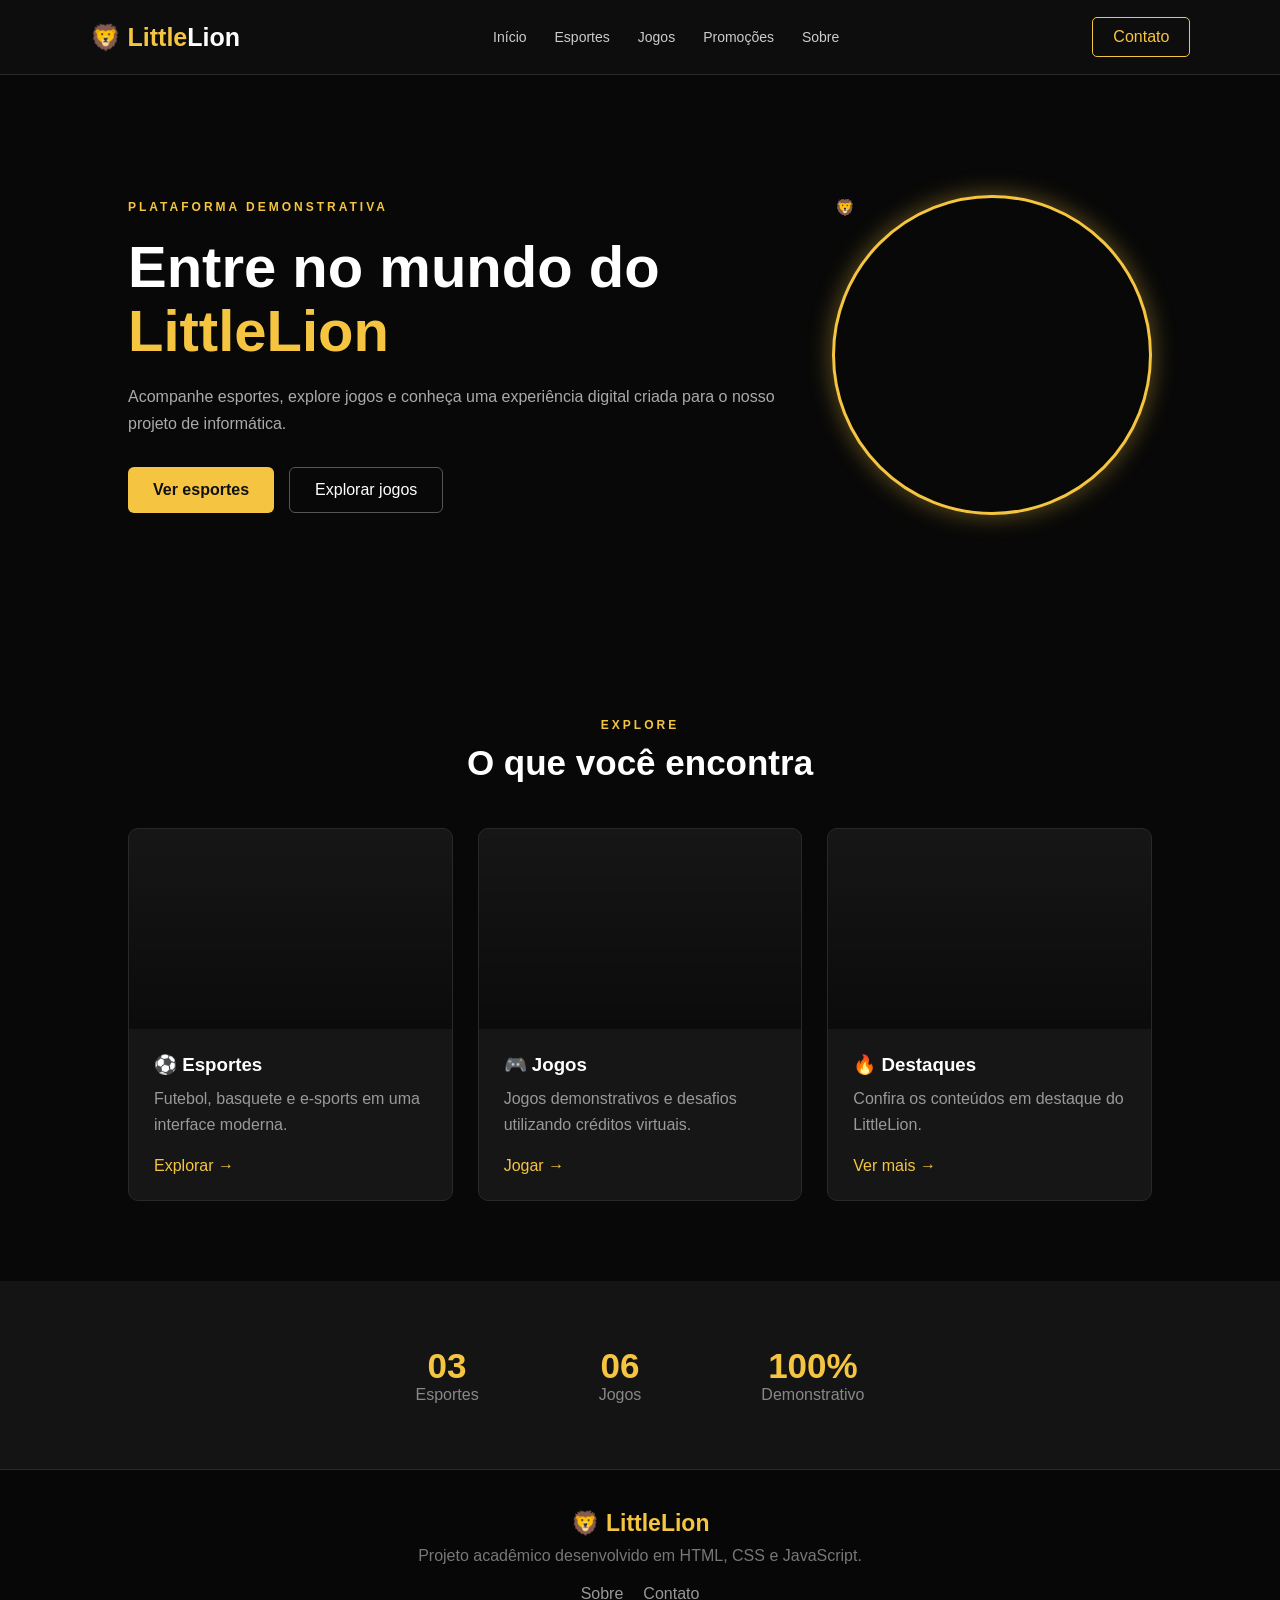
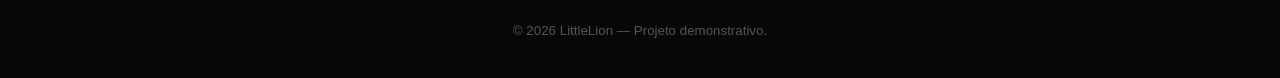
<file: index.html>
<!DOCTYPE html>
<html lang="pt-br">
<head>
    <meta charset="UTF-8">
    <meta name="viewport" content="width=device-width, initial-scale=1.0">

    <title>LittleLion</title>

    <link rel="stylesheet" href="css/style.css">
</head>

<body>

<header class="header">

    <a href="index.html" class="logo">
        🦁 <span>Little</span>Lion
    </a>

    <nav class="menu">
        <a href="index.html">Início</a>
        <a href="esportes.html">Esportes</a>
        <a href="jogos.html">Jogos</a>
        <a href="promocoes.html">Promoções</a>
        <a href="sobre.html">Sobre</a>
    </nav>

    <a href="contato.html" class="btn-outline">Contato</a>

</header>


<section class="hero">

    <div class="hero-content">

        <span class="tag">PLATAFORMA DEMONSTRATIVA</span>

        <h1>
            Entre no mundo do
            <strong>LittleLion</strong>
        </h1>

        <p>
            Acompanhe esportes, explore jogos e conheça
            uma experiência digital criada para o nosso
            projeto de informática.
        </p>

        <div class="hero-buttons">

            <a href="esportes.html" class="btn-main">
                Ver esportes
            </a>

            <a href="jogos.html" class="btn-secondary">
                Explorar jogos
            </a>

        </div>

    </div>

    <div class="hero-lion">
        🦁
    </div>

</section>


<section class="section">

    <div class="section-title">

        <span>EXPLORE</span>

        <h2>O que você encontra</h2>

    </div>


    <div class="grid-3">

        <a href="esportes.html" class="feature-card">

            <div class="feature-image futebol-img"></div>

            <div class="feature-info">

                <h3>⚽ Esportes</h3>

                <p>
                    Futebol, basquete e e-sports
                    em uma interface moderna.
                </p>

                <span>Explorar →</span>

            </div>

        </a>


        <a href="jogos.html" class="feature-card">

            <div class="feature-image jogos-img"></div>

            <div class="feature-info">

                <h3>🎮 Jogos</h3>

                <p>
                    Jogos demonstrativos e desafios
                    utilizando créditos virtuais.
                </p>

                <span>Jogar →</span>

            </div>

        </a>


        <a href="promocoes.html" class="feature-card">

            <div class="feature-image promo-img"></div>

            <div class="feature-info">

                <h3>🔥 Destaques</h3>

                <p>
                    Confira os conteúdos em destaque
                    do LittleLion.
                </p>

                <span>Ver mais →</span>

            </div>

        </a>

    </div>

</section>


<section class="dark-section">

    <div class="stats">

        <div>
            <strong>03</strong>
            <span>Esportes</span>
        </div>

        <div>
            <strong>06</strong>
            <span>Jogos</span>
        </div>

        <div>
            <strong>100%</strong>
            <span>Demonstrativo</span>
        </div>

    </div>

</section>


<footer class="footer">

    <div class="footer-logo">
        🦁 LittleLion
    </div>

    <p>
        Projeto acadêmico desenvolvido em HTML, CSS e JavaScript.
    </p>

    <div class="footer-links">
        <a href="sobre.html">Sobre</a>
        <a href="contato.html">Contato</a>
    </div>

    <small>
        © 2026 LittleLion — Projeto demonstrativo.
    </small>

</footer>

</body>
</html>
</file>
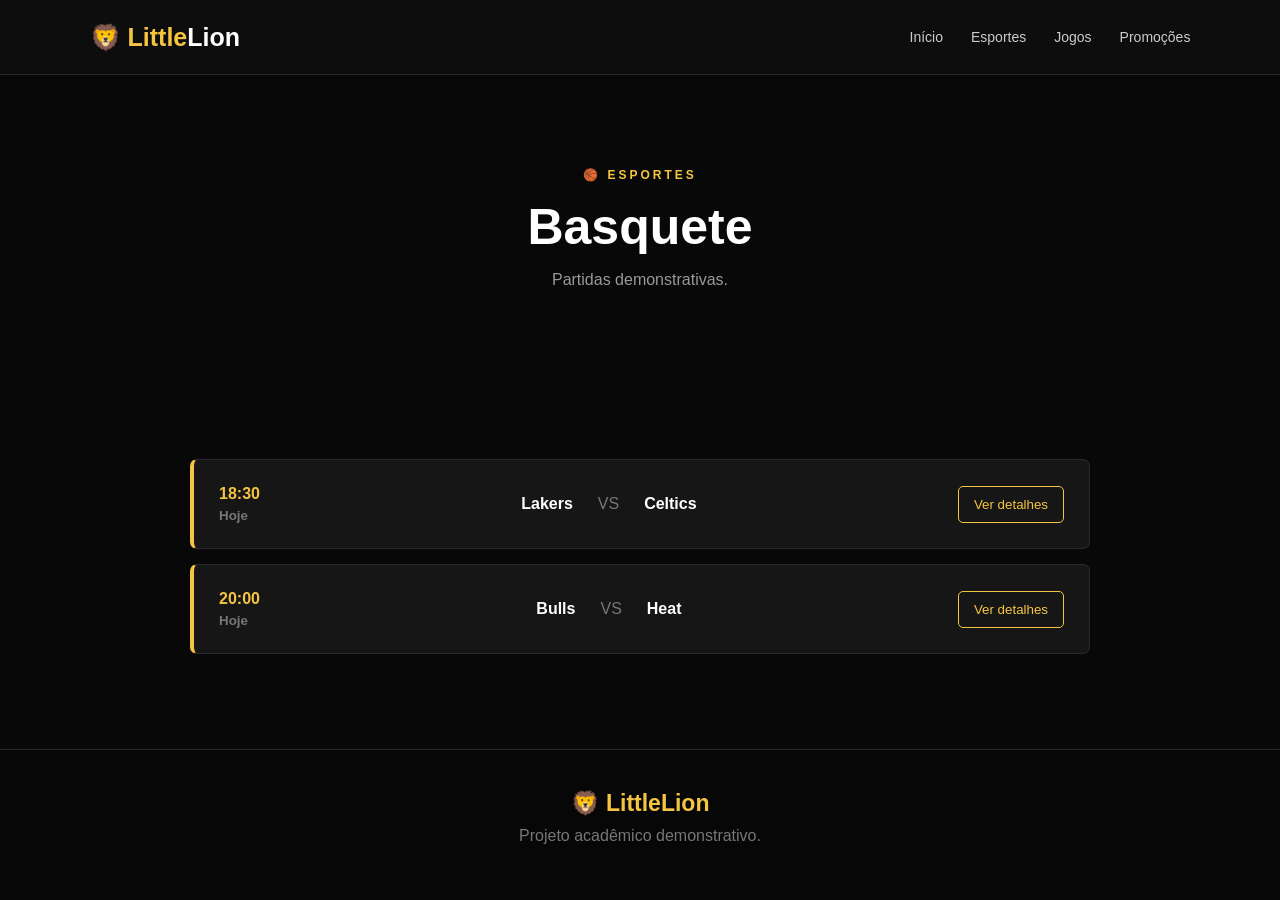
<file: basquete.html>
<!DOCTYPE html>
<html lang="pt-br">

<head>

    <meta charset="UTF-8">
    <meta name="viewport" content="width=device-width, initial-scale=1.0">

    <title>Basquete | LittleLion</title>

    <link rel="stylesheet" href="css/style.css">

</head>

<body>

<header class="header">

    <a href="index.html" class="logo">
        🦁 <span>Little</span>Lion
    </a>

    <nav class="menu">
        <a href="index.html">Início</a>
        <a href="esportes.html">Esportes</a>
        <a href="jogos.html">Jogos</a>
        <a href="promocoes.html">Promoções</a>
    </nav>

</header>


<section class="page-header">

    <span>🏀 ESPORTES</span>

    <h1>Basquete</h1>

    <p>Partidas demonstrativas.</p>

</section>


<section class="section">

    <div class="matches">

        <div class="match">

            <div class="match-time">
                18:30
                <small>Hoje</small>
            </div>

            <div class="teams">

                <strong>Lakers</strong>

                <span>VS</span>

                <strong>Celtics</strong>

            </div>

            <button onclick="mostrarMensagem()">
                Ver detalhes
            </button>

        </div>


        <div class="match">

            <div class="match-time">
                20:00
                <small>Hoje</small>
            </div>

            <div class="teams">

                <strong>Bulls</strong>

                <span>VS</span>

                <strong>Heat</strong>

            </div>

            <button onclick="mostrarMensagem()">
                Ver detalhes
            </button>

        </div>

    </div>

</section>


<footer class="footer">

    <div class="footer-logo">🦁 LittleLion</div>

    <p>Projeto acadêmico demonstrativo.</p>

</footer>

<script src="js/script.js"></script>

</body>
</html>
</file>
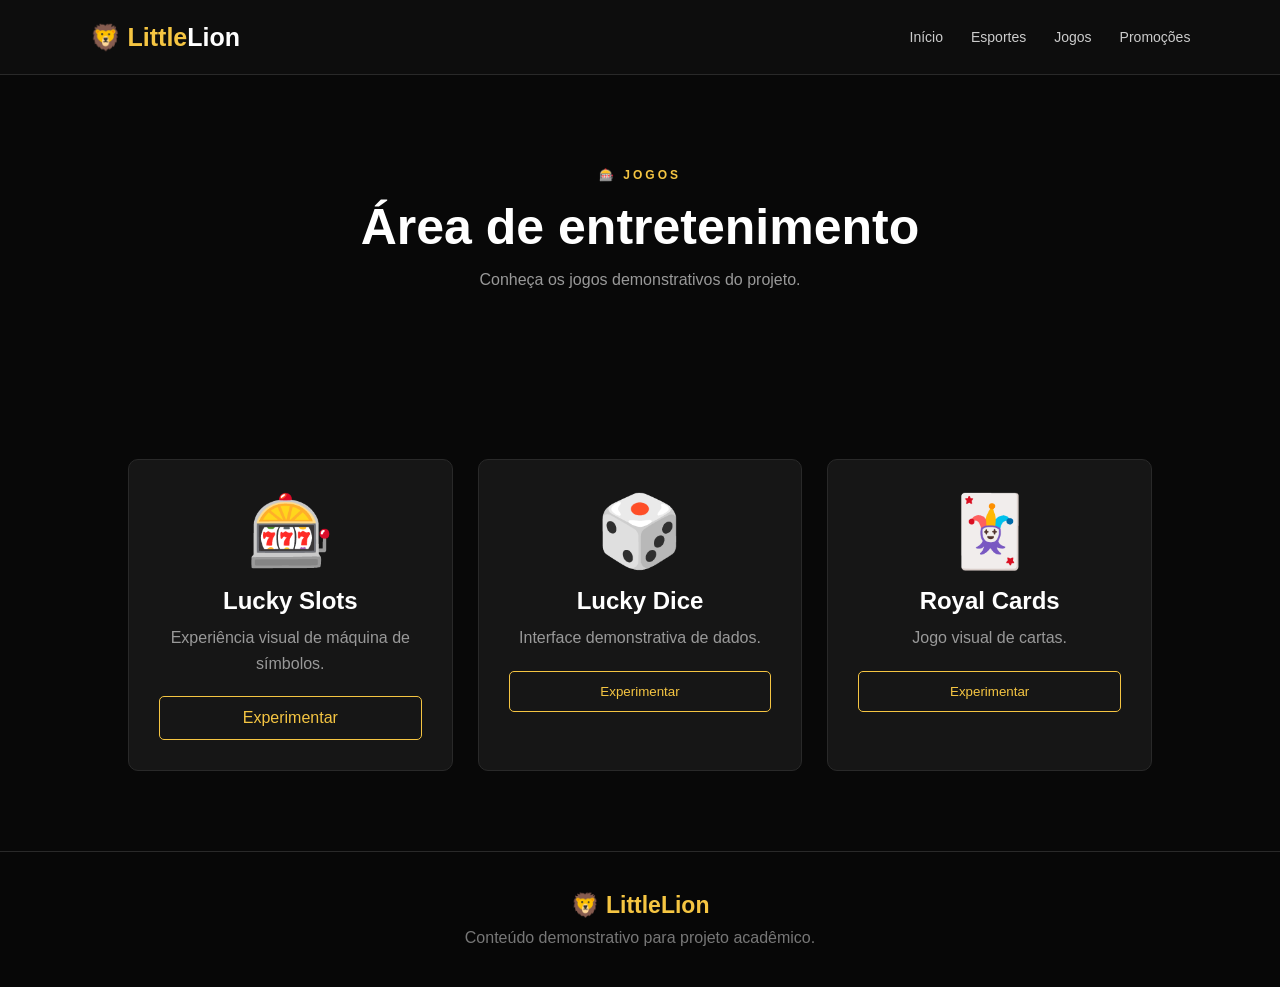
<file: cassino.html>
<!DOCTYPE html>
<html lang="pt-br">

<head>

    <meta charset="UTF-8">
    <meta name="viewport" content="width=device-width, initial-scale=1.0">

    <title>Cassino | LittleLion</title>

    <link rel="stylesheet" href="css/style.css">

</head>

<body>

<header class="header">

    <a href="index.html" class="logo">
        🦁 <span>Little</span>Lion
    </a>

    <nav class="menu">
        <a href="index.html">Início</a>
        <a href="esportes.html">Esportes</a>
        <a href="jogos.html">Jogos</a>
        <a href="promocoes.html">Promoções</a>
    </nav>

</header>


<section class="page-header">

    <span>🎰 JOGOS</span>

    <h1>Área de entretenimento</h1>

    <p>
        Conheça os jogos demonstrativos do projeto.
    </p>

</section>


<section class="section">

    <div class="grid-3">

        <div class="casino-card">

            <div>🎰</div>

            <h2>Lucky Slots</h2>

            <p>
                Experiência visual de máquina de símbolos.
            </p>

            <a href="tigre.html">Experimentar</a>

        </div>


        <div class="casino-card">

            <div>🎲</div>

            <h2>Lucky Dice</h2>

            <p>
                Interface demonstrativa de dados.
            </p>

            <button onclick="mostrarMensagem()">
                Experimentar
            </button>

        </div>


        <div class="casino-card">

            <div>🃏</div>

            <h2>Royal Cards</h2>

            <p>
                Jogo visual de cartas.
            </p>

            <button onclick="mostrarMensagem()">
                Experimentar
            </button>

        </div>

    </div>

</section>


<footer class="footer">

    <div class="footer-logo">🦁 LittleLion</div>

    <p>Conteúdo demonstrativo para projeto acadêmico.</p>

</footer>

<script src="js/script.js"></script>

</body>
</html>
</file>
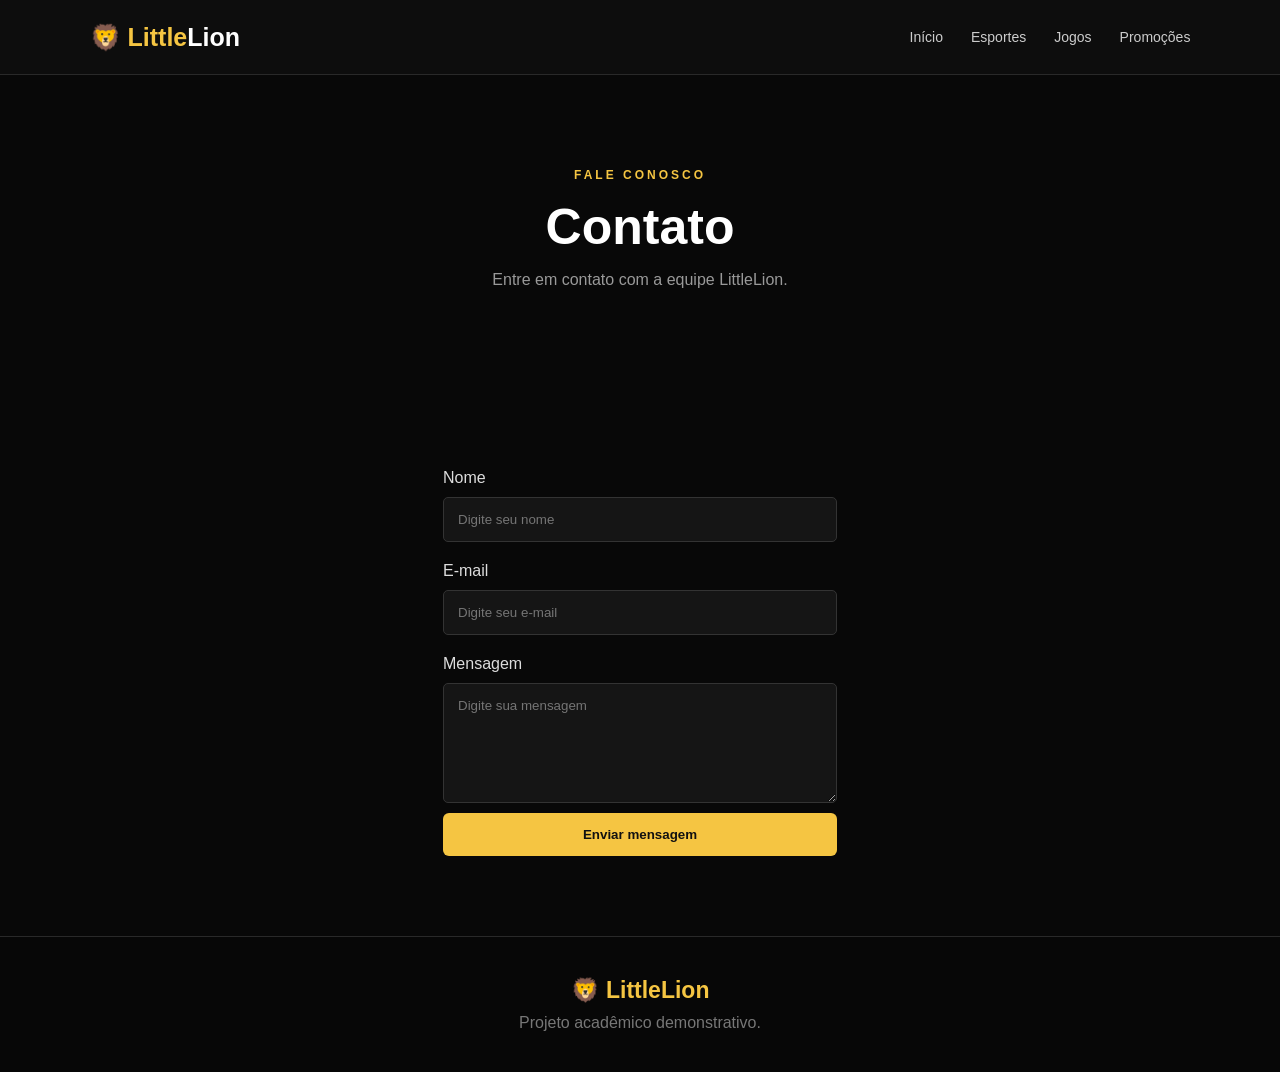
<file: contato.html>
<!DOCTYPE html>
<html lang="pt-br">

<head>

    <meta charset="UTF-8">
    <meta name="viewport" content="width=device-width, initial-scale=1.0">

    <title>Contato | LittleLion</title>

    <link rel="stylesheet" href="css/style.css">

</head>

<body>

<header class="header">

    <a href="index.html" class="logo">
        🦁 <span>Little</span>Lion
    </a>

    <nav class="menu">
        <a href="index.html">Início</a>
        <a href="esportes.html">Esportes</a>
        <a href="jogos.html">Jogos</a>
        <a href="promocoes.html">Promoções</a>
    </nav>

</header>


<section class="page-header">

    <span>FALE CONOSCO</span>

    <h1>Contato</h1>

    <p>
        Entre em contato com a equipe LittleLion.
    </p>

</section>


<section class="contact-section">

    <form onsubmit="enviarFormulario(event)">

        <label>Nome</label>

        <input
            type="text"
            id="nome"
            placeholder="Digite seu nome"
            required
        >


        <label>E-mail</label>

        <input
            type="email"
            placeholder="Digite seu e-mail"
            required
        >


        <label>Mensagem</label>

        <textarea
            rows="6"
            placeholder="Digite sua mensagem"
            required
        ></textarea>


        <button type="submit" class="btn-main">
            Enviar mensagem
        </button>

    </form>

</section>


<footer class="footer">

    <div class="footer-logo">🦁 LittleLion</div>

    <p>Projeto acadêmico demonstrativo.</p>

</footer>


<script src="js/script.js"></script>

</body>
</html>
</file>
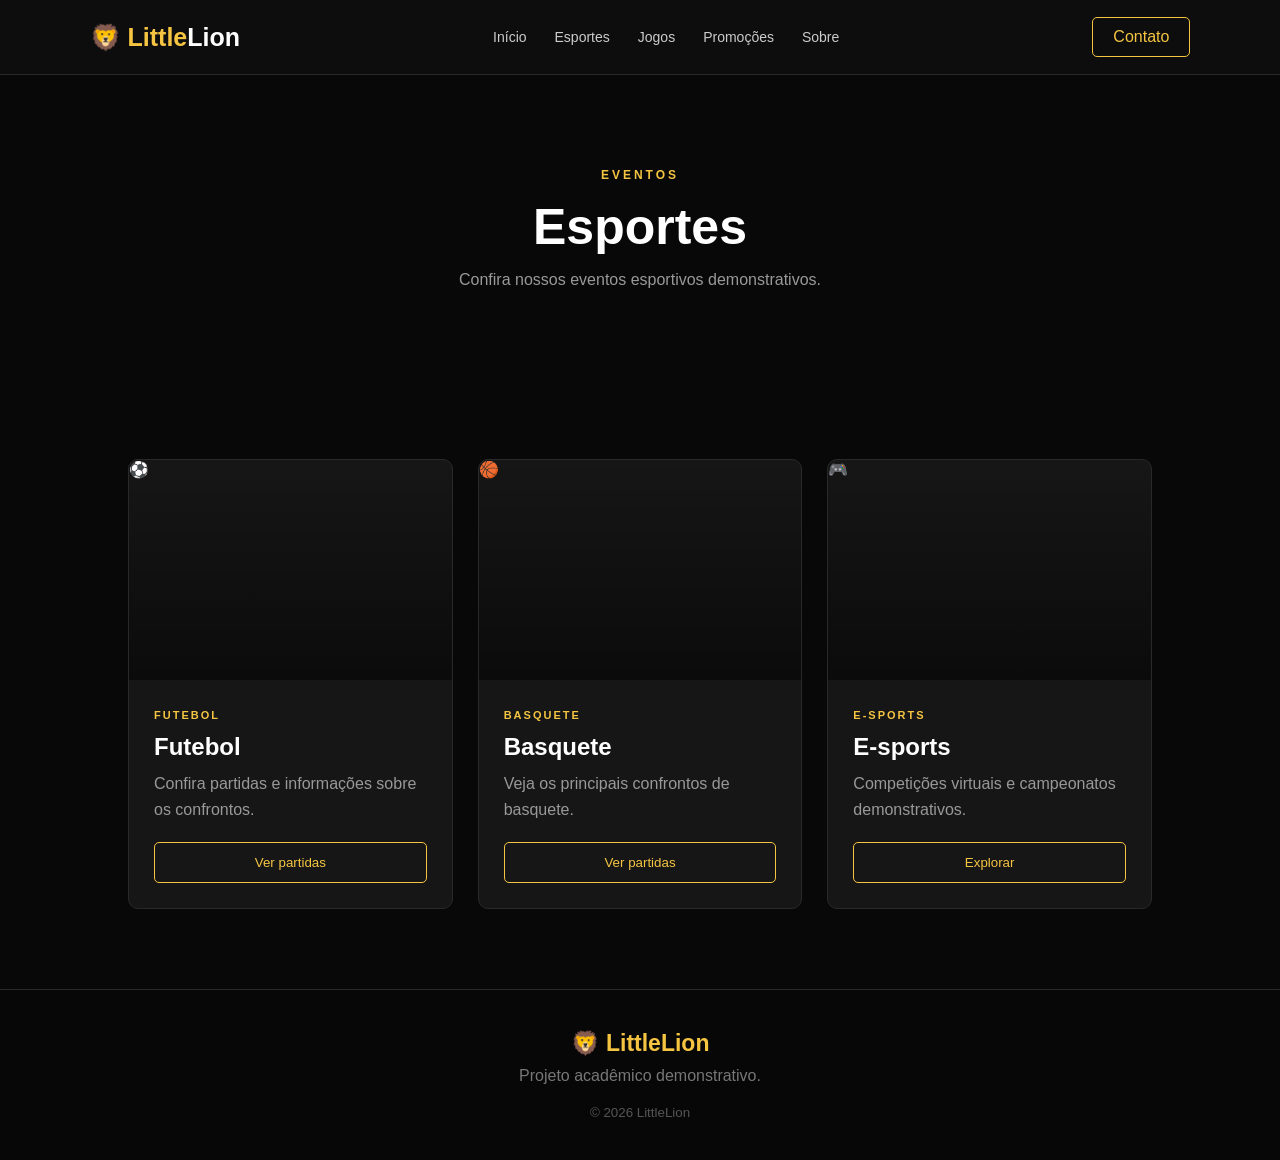
<file: esportes.html>
<!DOCTYPE html>
<html lang="pt-br">
<head>
    <meta charset="UTF-8">
    <meta name="viewport" content="width=device-width, initial-scale=1.0">

    <title>Esportes | LittleLion</title>

    <link rel="stylesheet" href="css/style.css">
</head>

<body>

<header class="header">

    <a href="index.html" class="logo">
        🦁 <span>Little</span>Lion
    </a>

    <nav class="menu">
        <a href="index.html">Início</a>
        <a href="esportes.html">Esportes</a>
        <a href="jogos.html">Jogos</a>
        <a href="promocoes.html">Promoções</a>
        <a href="sobre.html">Sobre</a>
    </nav>

    <a href="contato.html" class="btn-outline">Contato</a>

</header>


<section class="page-header">

    <span>EVENTOS</span>

    <h1>Esportes</h1>

    <p>
        Confira nossos eventos esportivos demonstrativos.
    </p>

</section>


<section class="section">

    <div class="grid-3">

        <a href="futebol.html" class="sport-card">

            <div class="sport-image futebol-img">
                ⚽
            </div>

            <div class="sport-content">

                <span>FUTEBOL</span>

                <h2>Futebol</h2>

                <p>
                    Confira partidas e informações
                    sobre os confrontos.
                </p>

                <button>Ver partidas</button>

            </div>

        </a>


        <a href="basquete.html" class="sport-card">

            <div class="sport-image basquete-img">
                🏀
            </div>

            <div class="sport-content">

                <span>BASQUETE</span>

                <h2>Basquete</h2>

                <p>
                    Veja os principais confrontos
                    de basquete.
                </p>

                <button>Ver partidas</button>

            </div>

        </a>


        <a href="jogos.html" class="sport-card">

            <div class="sport-image esports-img">
                🎮
            </div>

            <div class="sport-content">

                <span>E-SPORTS</span>

                <h2>E-sports</h2>

                <p>
                    Competições virtuais e campeonatos
                    demonstrativos.
                </p>

                <button>Explorar</button>

            </div>

        </a>

    </div>

</section>


<footer class="footer">

    <div class="footer-logo">🦁 LittleLion</div>

    <p>Projeto acadêmico demonstrativo.</p>

    <small>© 2026 LittleLion</small>

</footer>

</body>
</html>
</file>
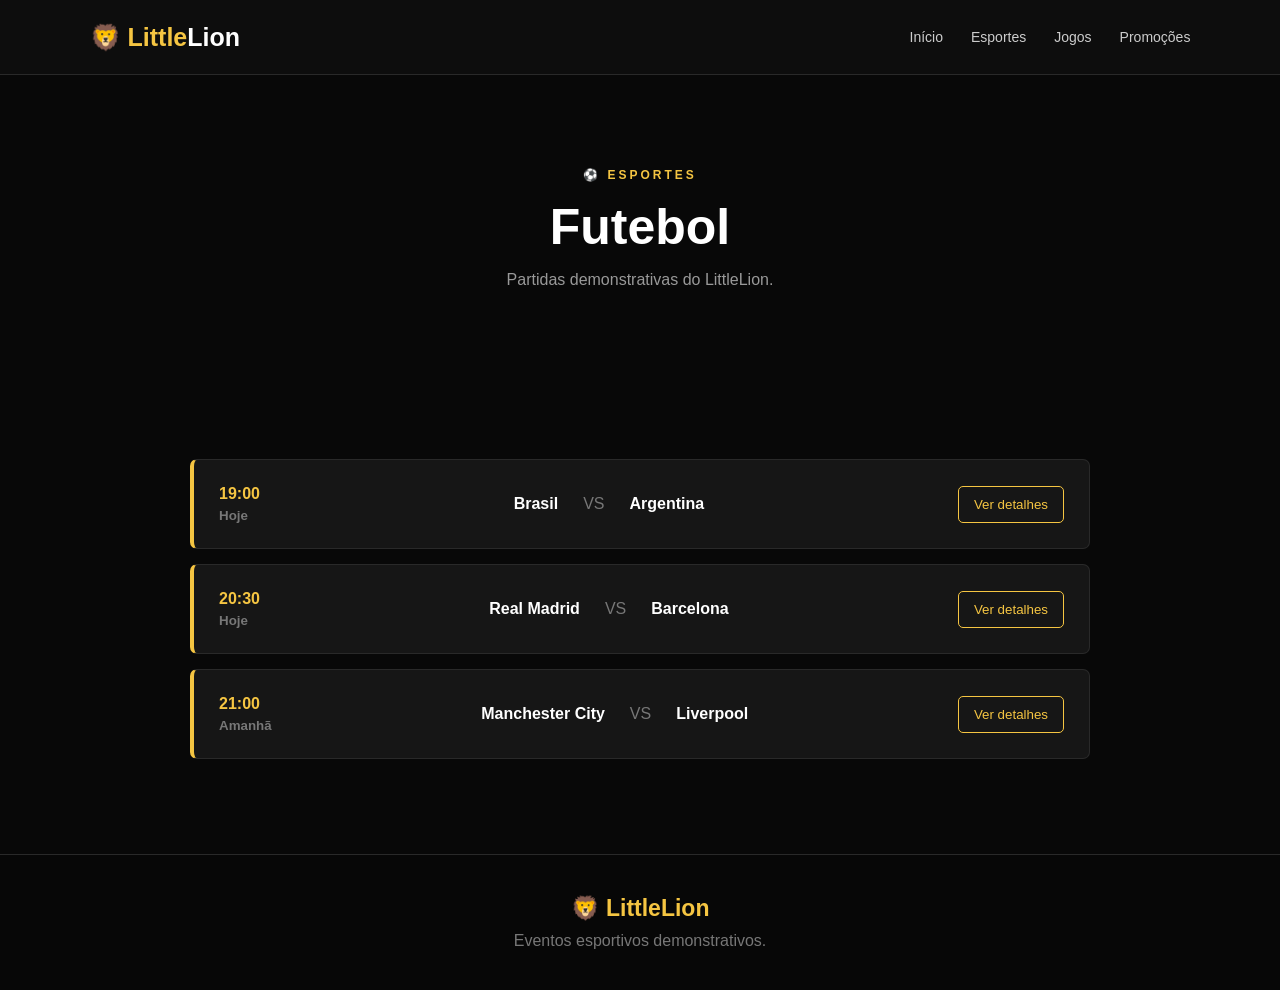
<file: futebol.html>
<!DOCTYPE html>
<html lang="pt-br">

<head>

    <meta charset="UTF-8">
    <meta name="viewport" content="width=device-width, initial-scale=1.0">

    <title>Futebol | LittleLion</title>

    <link rel="stylesheet" href="css/style.css">

</head>

<body>

<header class="header">

    <a href="index.html" class="logo">
        🦁 <span>Little</span>Lion
    </a>

    <nav class="menu">
        <a href="index.html">Início</a>
        <a href="esportes.html">Esportes</a>
        <a href="jogos.html">Jogos</a>
        <a href="promocoes.html">Promoções</a>
    </nav>

</header>


<section class="page-header">

    <span>⚽ ESPORTES</span>

    <h1>Futebol</h1>

    <p>
        Partidas demonstrativas do LittleLion.
    </p>

</section>


<section class="section">

    <div class="matches">

        <div class="match">

            <div class="match-time">
                19:00
                <small>Hoje</small>
            </div>

            <div class="teams">

                <strong>Brasil</strong>

                <span>VS</span>

                <strong>Argentina</strong>

            </div>

            <button onclick="mostrarMensagem()">
                Ver detalhes
            </button>

        </div>


        <div class="match">

            <div class="match-time">
                20:30
                <small>Hoje</small>
            </div>

            <div class="teams">

                <strong>Real Madrid</strong>

                <span>VS</span>

                <strong>Barcelona</strong>

            </div>

            <button onclick="mostrarMensagem()">
                Ver detalhes
            </button>

        </div>


        <div class="match">

            <div class="match-time">
                21:00
                <small>Amanhã</small>
            </div>

            <div class="teams">

                <strong>Manchester City</strong>

                <span>VS</span>

                <strong>Liverpool</strong>

            </div>

            <button onclick="mostrarMensagem()">
                Ver detalhes
            </button>

        </div>

    </div>

</section>


<footer class="footer">

    <div class="footer-logo">🦁 LittleLion</div>

    <p>Eventos esportivos demonstrativos.</p>

</footer>

<script src="js/script.js"></script>

</body>
</html>
</file>
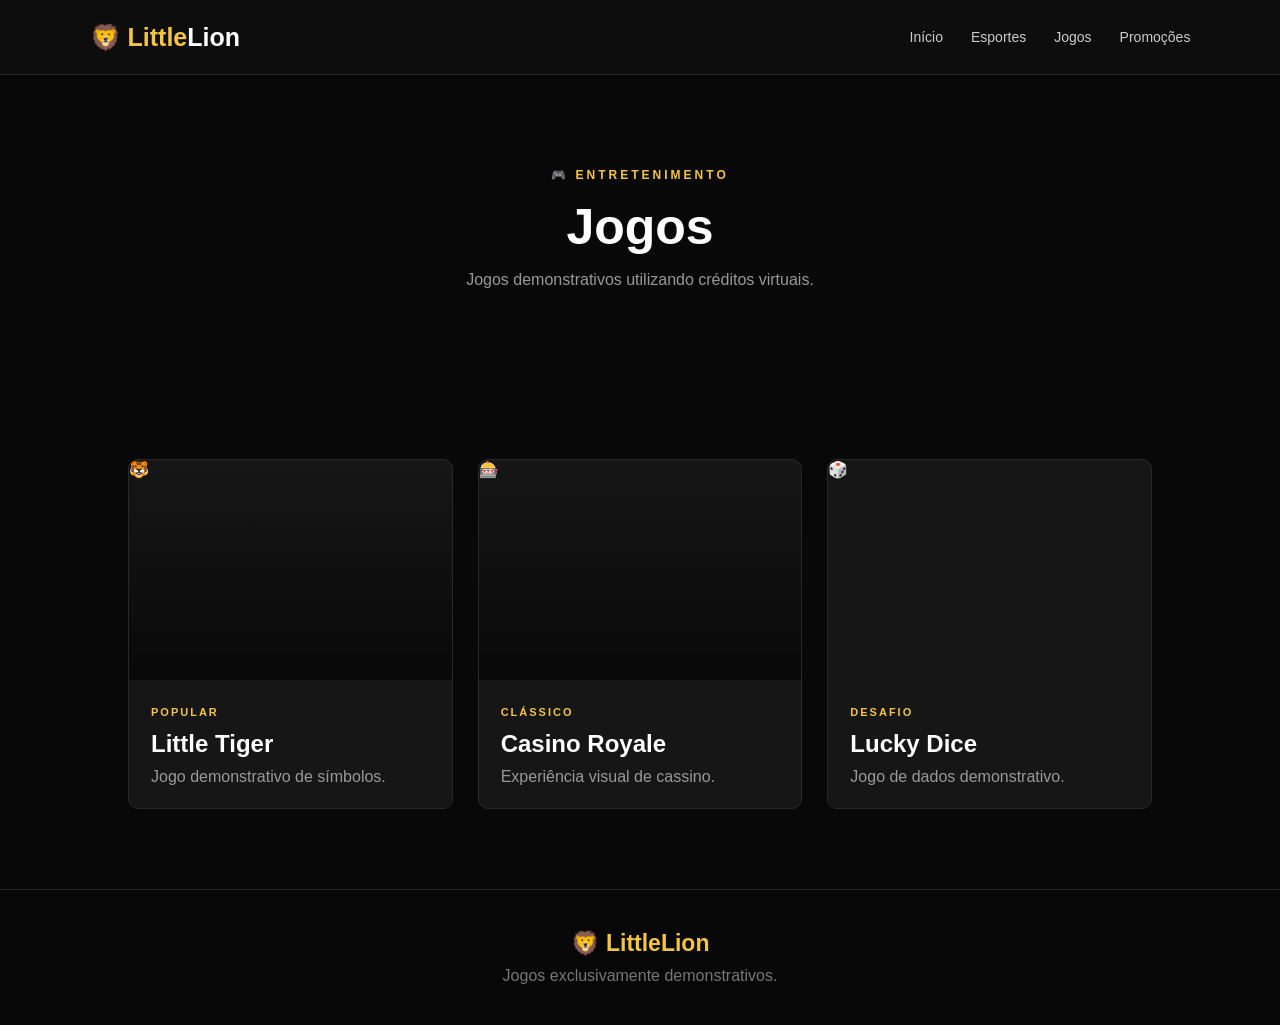
<file: jogos.html>
<!DOCTYPE html>
<html lang="pt-br">

<head>

    <meta charset="UTF-8">
    <meta name="viewport" content="width=device-width, initial-scale=1.0">

    <title>Jogos | LittleLion</title>

    <link rel="stylesheet" href="css/style.css">

</head>

<body>

<header class="header">

    <a href="index.html" class="logo">
        🦁 <span>Little</span>Lion
    </a>

    <nav class="menu">
        <a href="index.html">Início</a>
        <a href="esportes.html">Esportes</a>
        <a href="jogos.html">Jogos</a>
        <a href="promocoes.html">Promoções</a>
    </nav>

</header>


<section class="page-header">

    <span>🎮 ENTRETENIMENTO</span>

    <h1>Jogos</h1>

    <p>
        Jogos demonstrativos utilizando créditos virtuais.
    </p>

</section>


<section class="section">

    <div class="grid-3">

        <a href="tigre.html" class="game-card">

            <div class="game-image tiger-bg">
                🐯
            </div>

            <div>
                <span>POPULAR</span>
                <h2>Little Tiger</h2>
                <p>Jogo demonstrativo de símbolos.</p>
            </div>

        </a>


        <a href="cassino.html" class="game-card">

            <div class="game-image casino-bg">
                🎰
            </div>

            <div>
                <span>CLÁSSICO</span>
                <h2>Casino Royale</h2>
                <p>Experiência visual de cassino.</p>
            </div>

        </a>


        <div class="game-card">

            <div class="game-image">
                🎲
            </div>

            <div>
                <span>DESAFIO</span>
                <h2>Lucky Dice</h2>
                <p>Jogo de dados demonstrativo.</p>
            </div>

        </div>

    </div>

</section>


<footer class="footer">

    <div class="footer-logo">🦁 LittleLion</div>

    <p>Jogos exclusivamente demonstrativos.</p>

</footer>

</body>
</html>
</file>
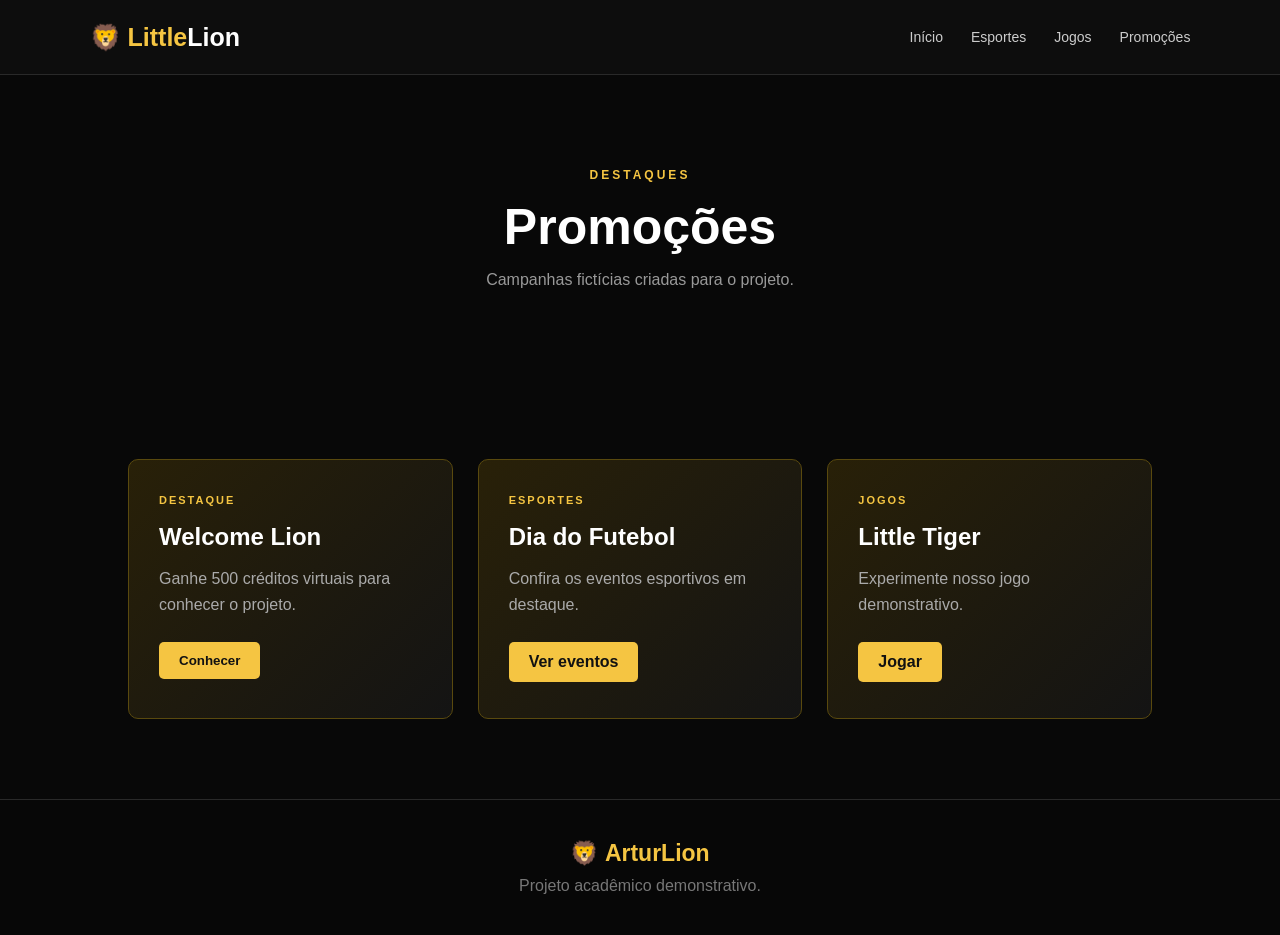
<file: promocoes.html>
<!DOCTYPE html>
<html lang="pt-br">

<head>

    <meta charset="UTF-8">
    <meta name="viewport" content="width=device-width, initial-scale=1.0">

    <title>Promoções | LittleLion</title>

    <link rel="stylesheet" href="css/style.css">

</head>

<body>

<header class="header">

    <a href="index.html" class="logo">
        🦁 <span>Little</span>Lion
    </a>

    <nav class="menu">
        <a href="index.html">Início</a>
        <a href="esportes.html">Esportes</a>
        <a href="jogos.html">Jogos</a>
        <a href="promocoes.html">Promoções</a>
    </nav>

</header>


<section class="page-header">

    <span>DESTAQUES</span>

    <h1>Promoções</h1>

    <p>
        Campanhas fictícias criadas para o projeto.
    </p>

</section>


<section class="section">

    <div class="promo-grid">

        <div class="promo-card">

            <span>DESTAQUE</span>

            <h2>Welcome Lion</h2>

            <p>
                Ganhe 500 créditos virtuais
                para conhecer o projeto.
            </p>

            <button onclick="mostrarMensagem()">
                Conhecer
            </button>

        </div>


        <div class="promo-card">

            <span>ESPORTES</span>

            <h2>Dia do Futebol</h2>

            <p>
                Confira os eventos esportivos
                em destaque.
            </p>

            <a href="futebol.html">
                Ver eventos
            </a>

        </div>


        <div class="promo-card">

            <span>JOGOS</span>

            <h2>Little Tiger</h2>

            <p>
                Experimente nosso jogo
                demonstrativo.
            </p>

            <a href="tigre.html">
                Jogar
            </a>

        </div>

    </div>

</section>


<footer class="footer">

    <div class="footer-logo">🦁 ArturLion</div>

    <p>Projeto acadêmico demonstrativo.</p>

</footer>

<script src="js/script.js"></script>

</body>
</html>
</file>
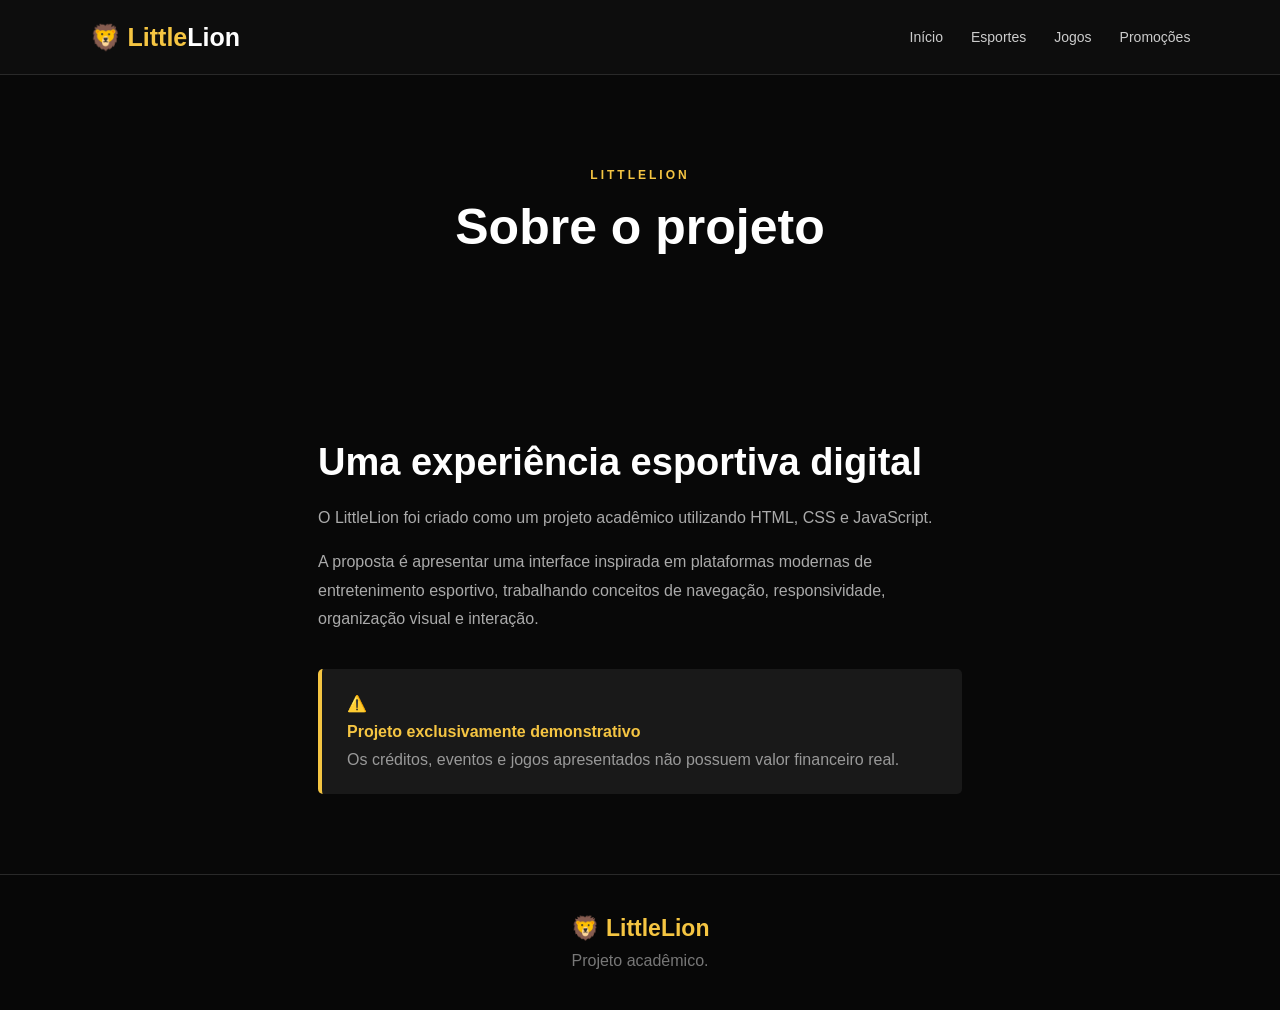
<file: sobre.html>
<!DOCTYPE html>
<html lang="pt-br">

<head>

    <meta charset="UTF-8">
    <meta name="viewport" content="width=device-width, initial-scale=1.0">

    <title>Sobre | LittleLion</title>

    <link rel="stylesheet" href="css/style.css">

</head>

<body>

<header class="header">

    <a href="index.html" class="logo">
        🦁 <span>Little</span>Lion
    </a>

    <nav class="menu">
        <a href="index.html">Início</a>
        <a href="esportes.html">Esportes</a>
        <a href="jogos.html">Jogos</a>
        <a href="promocoes.html">Promoções</a>
    </nav>

</header>


<section class="page-header">

    <span>LITTLELION</span>

    <h1>Sobre o projeto</h1>

</section>


<section class="about-page">

    <h2>Uma experiência esportiva digital</h2>

    <p>
        O LittleLion foi criado como um projeto acadêmico
        utilizando HTML, CSS e JavaScript.
    </p>

    <p>
        A proposta é apresentar uma interface inspirada
        em plataformas modernas de entretenimento esportivo,
        trabalhando conceitos de navegação, responsividade,
        organização visual e interação.
    </p>

    <div class="about-warning">

        ⚠️

        <strong>
            Projeto exclusivamente demonstrativo
        </strong>

        <p>
            Os créditos, eventos e jogos apresentados
            não possuem valor financeiro real.
        </p>

    </div>

</section>


<footer class="footer">

    <div class="footer-logo">🦁 LittleLion</div>

    <p>Projeto acadêmico.</p>

</footer>

</body>
</html>
</file>
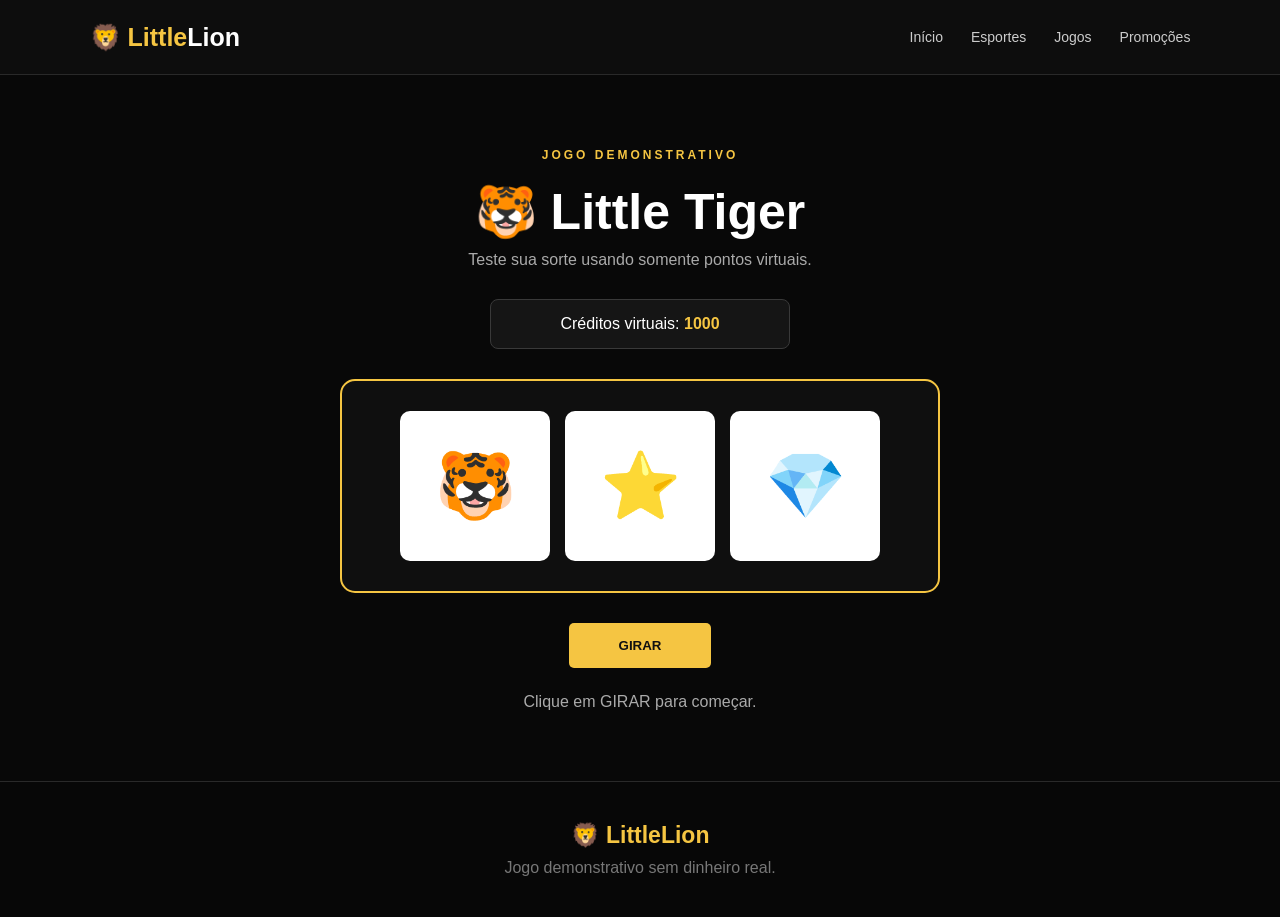
<file: tigre.html>
<!DOCTYPE html>
<html lang="pt-br">

<head>

    <meta charset="UTF-8">
    <meta name="viewport" content="width=device-width, initial-scale=1.0">

    <title>Little Tiger | LittleLion</title>

    <link rel="stylesheet" href="css/style.css">

</head>

<body>

<header class="header">

    <a href="index.html" class="logo">
        🦁 <span>Little</span>Lion
    </a>

    <nav class="menu">
        <a href="index.html">Início</a>
        <a href="esportes.html">Esportes</a>
        <a href="jogos.html">Jogos</a>
        <a href="promocoes.html">Promoções</a>
    </nav>

</header>


<section class="game-page">

    <span>JOGO DEMONSTRATIVO</span>

    <h1>🐯 Little Tiger</h1>

    <p>
        Teste sua sorte usando somente pontos virtuais.
    </p>


    <div class="virtual-balance">

        Créditos virtuais:

        <strong id="pontos">1000</strong>

    </div>


    <div class="slot-machine">

        <div class="slot">🐯</div>
        <div class="slot">⭐</div>
        <div class="slot">💎</div>

    </div>


    <button class="spin-button" onclick="girarTigre()">
        GIRAR
    </button>


    <p id="resultado" class="resultado">
        Clique em GIRAR para começar.
    </p>

</section>


<footer class="footer">

    <div class="footer-logo">🦁 LittleLion</div>

    <p>Jogo demonstrativo sem dinheiro real.</p>

</footer>


<script src="js/script.js"></script>

</body>
</html>
</file>
<file: css/style.css>
* {
    margin: 0;
    padding: 0;
    box-sizing: border-box;
}

html {
    scroll-behavior: smooth;
}

body {
    font-family: Arial, Helvetica, sans-serif;
    background-color: #080808;
    color: #ffffff;
}

a {
    text-decoration: none;
    color: inherit;
}

button {
    font-family: Arial, Helvetica, sans-serif;
    cursor: pointer;
}

/* =========================
   CABEÇALHO
========================= */

.header {
    width: 100%;
    min-height: 75px;
    padding: 0 7%;

    display: flex;
    align-items: center;
    justify-content: space-between;

    background-color: #0d0d0d;
    border-bottom: 1px solid #292929;

    position: sticky;
    top: 0;
    z-index: 1000;
}

.logo {
    font-size: 25px;
    font-weight: bold;
    color: #ffffff;
}

.logo span {
    color: #f5c542;
}

.menu {
    display: flex;
    align-items: center;
    gap: 28px;
}

.menu a {
    color: #cccccc;
    font-size: 14px;
    transition: 0.3s;
}

.menu a:hover {
    color: #f5c542;
}

.btn-outline {
    padding: 10px 20px;

    border: 1px solid #f5c542;
    border-radius: 5px;

    color: #f5c542;
    transition: 0.3s;
}

.btn-outline:hover {
    background-color: #f5c542;
    color: #080808;
}


/* =========================
   BOTÕES
========================= */

.btn-main {
    display: inline-block;

    padding: 14px 25px;

    background-color: #f5c542;
    color: #111111;

    border: none;
    border-radius: 6px;

    font-weight: bold;

    transition: 0.3s;
}

.btn-main:hover {
    background-color: #ffd966;
    transform: translateY(-2px);
}

.btn-secondary {
    display: inline-block;

    padding: 13px 25px;

    border: 1px solid #555555;
    border-radius: 6px;

    color: #ffffff;

    transition: 0.3s;
}

.btn-secondary:hover {
    border-color: #f5c542;
    color: #f5c542;
}


/* =========================
   BANNER PRINCIPAL (IMAGEM DE LEÃO DE FUNDO)
========================= */

.hero {
    min-height: 560px;
    padding: 70px 10%;

    display: flex;
    align-items: center;
    justify-content: space-between;

    background: 
        linear-gradient(90deg, #080808 30%, rgba(8, 8, 8, 0.6) 100%),
        url('https://images.unsplash.com/photo-1534188753412-3e26d0d618d6?q=80&w=1200&auto=format&fit=crop') center/cover no-repeat;
}

.hero-content {
    max-width: 650px;
}

.tag {
    color: #f5c542;

    font-size: 12px;
    font-weight: bold;

    letter-spacing: 3px;
}

.hero h1 {
    margin: 20px 0;

    font-size: 58px;
    line-height: 1.1;
}

.hero h1 strong {
    color: #f5c542;
}

.hero p {
    color: #aaaaaa;
    line-height: 1.7;
}

.hero-buttons {
    display: flex;
    gap: 15px;

    margin-top: 30px;
}

/* Imagem de Leão em Destaque Lateral no Hero */
.hero-lion {
    width: 320px;
    height: 320px;
    border-radius: 50%;
    background: url('https://images.unsplash.com/photo-1546182990-dffeafbe841d?q=80&w=600&auto=format&fit=crop') center/cover no-repeat;
    border: 3px solid #f5c542;
    box-shadow: 0 0 25px rgba(245, 197, 66, 0.4);
}


/* =========================
   SEÇÕES
========================= */

.section {
    padding: 80px 10%;
}

.dark-section {
    padding: 65px 10%;
    background-color: #141414;
}

.section-title {
    text-align: center;
    margin-bottom: 45px;
}

.section-title span {
    color: #f5c542;

    font-size: 12px;
    font-weight: bold;

    letter-spacing: 3px;
}

.section-title h2 {
    margin-top: 10px;

    font-size: 35px;
}


/* =========================
   GRID
========================= */

.grid-3 {
    display: grid;

    grid-template-columns: repeat(3, 1fr);

    gap: 25px;
}


/* =========================
   CARDS PRINCIPAIS
========================= */

.feature-card {
    overflow: hidden;

    background-color: #161616;

    border: 1px solid #292929;
    border-radius: 10px;

    transition: 0.3s;
}

.feature-card:hover {
    transform: translateY(-6px);
    border-color: #f5c542;
}

.feature-image {
    height: 200px;
    background-size: cover;
    background-position: center;
}

.feature-info {
    padding: 25px;
}

.feature-info h3 {
    margin-bottom: 10px;
}

.feature-info p {
    color: #999999;
    line-height: 1.6;
}

.feature-info span {
    display: block;

    margin-top: 20px;

    color: #f5c542;
}


/* =========================
   IMAGENS DE LEÃO PARA OS CARDS
========================= */

.futebol-img {
    background: linear-gradient(0deg, rgba(0,0,0,0.5), transparent),
                url('https://images.unsplash.com/photo-1517849845537-4d257902454a?q=80&w=600&auto=format&fit=crop') center/cover;
}

.basquete-img {
    background: linear-gradient(0deg, rgba(0,0,0,0.5), transparent),
                url('https://images.unsplash.com/photo-1534188753412-3e26d0d618d6?q=80&w=600&auto=format&fit=crop') center/cover;
}

.esports-img {
    background: linear-gradient(0deg, rgba(0,0,0,0.5), transparent),
                url('https://images.unsplash.com/photo-1614027164847-1b28cfe1df60?q=80&w=600&auto=format&fit=crop') center/cover;
}

.jogos-img {
    background: linear-gradient(0deg, rgba(0,0,0,0.5), transparent),
                url('https://images.unsplash.com/photo-1561731216-c3a4d99437d5?q=80&w=600&auto=format&fit=crop') center/cover;
}

.promo-img {
    background: linear-gradient(0deg, rgba(0,0,0,0.5), transparent),
                url('https://images.unsplash.com/photo-1546182990-dffeafbe841d?q=80&w=600&auto=format&fit=crop') center/cover;
}


/* =========================
   CABEÇALHO DAS PÁGINAS
========================= */

.page-header {
    padding: 90px 10%;

    text-align: center;

    background: 
        linear-gradient(0deg, #080808 10%, rgba(8, 8, 8, 0.7) 100%),
        url('https://images.unsplash.com/photo-1517849845537-4d257902454a?q=80&w=1200&auto=format&fit=crop') center/cover no-repeat;
}

.page-header span {
    color: #f5c542;

    font-size: 12px;
    font-weight: bold;

    letter-spacing: 3px;
}

.page-header h1 {
    margin: 15px 0;

    font-size: 50px;
}

.page-header p {
    color: #999999;
}


/* =========================
   CARDS DE ESPORTES
========================= */

.sport-card {
    overflow: hidden;

    background-color: #161616;

    border: 1px solid #292929;
    border-radius: 10px;

    transition: 0.3s;
}

.sport-card:hover {
    transform: translateY(-6px);
    border-color: #f5c542;
}

.sport-image {
    height: 220px;
    background-size: cover;
    background-position: center;
}

.sport-content {
    padding: 25px;
}

.sport-content > span {
    color: #f5c542;

    font-size: 11px;
    font-weight: bold;

    letter-spacing: 2px;
}

.sport-content h2 {
    margin: 10px 0;
}

.sport-content p {
    margin-bottom: 20px;

    color: #999999;
    line-height: 1.6;
}

.sport-content button {
    width: 100%;

    padding: 12px;

    background-color: transparent;

    border: 1px solid #f5c542;
    border-radius: 5px;

    color: #f5c542;
}

.sport-content button:hover {
    background-color: #f5c542;
    color: #111111;
}


/* =========================
   PARTIDAS
========================= */

.matches {
    max-width: 900px;
    margin: auto;
}

.match {
    margin-bottom: 15px;
    padding: 25px;

    display: flex;
    align-items: center;
    justify-content: space-between;

    background-color: #161616;

    border: 1px solid #292929;
    border-left: 4px solid #f5c542;

    border-radius: 7px;
}

.match-time {
    color: #f5c542;
    font-weight: bold;
}

.match-time small {
    display: block;

    margin-top: 5px;

    color: #777777;
}

.teams {
    display: flex;
    align-items: center;

    gap: 25px;
}

.teams span {
    color: #777777;
}

.match button {
    padding: 10px 15px;

    background-color: transparent;

    border: 1px solid #f5c542;
    border-radius: 5px;

    color: #f5c542;
}

.match button:hover {
    background-color: #f5c542;
    color: #111111;
}


/* =========================
   JOGOS
========================= */

.game-card {
    overflow: hidden;

    background-color: #161616;

    border: 1px solid #292929;
    border-radius: 10px;

    transition: 0.3s;
}

.game-card:hover {
    transform: translateY(-6px);
    border-color: #f5c542;
}

.game-image {
    height: 220px;
    background-size: cover;
    background-position: center;
}

.tiger-bg {
    background: linear-gradient(0deg, rgba(0,0,0,0.6), transparent),
                url('https://images.unsplash.com/photo-1561731216-c3a4d99437d5?q=80&w=600&auto=format&fit=crop') center/cover;
}

.casino-bg {
    background: linear-gradient(0deg, rgba(0,0,0,0.6), transparent),
                url('https://images.unsplash.com/photo-1614027164847-1b28cfe1df60?q=80&w=600&auto=format&fit=crop') center/cover;
}

.game-card > div:last-child {
    padding: 22px;
}

.game-card span {
    color: #f5c542;

    font-size: 11px;
    font-weight: bold;

    letter-spacing: 2px;
}

.game-card h2 {
    margin: 10px 0;
}

.game-card p {
    color: #999999;
}


/* =========================
   JOGO DO TIGRE / LEÃO
========================= */

.game-page {
    min-height: 700px;

    padding: 70px 10%;

    text-align: center;

    background: 
        linear-gradient(0deg, #080808 20%, rgba(8, 8, 8, 0.85) 100%),
        url('https://images.unsplash.com/photo-1534188753412-3e26d0d618d6?q=80&w=1200&auto=format&fit=crop') center/cover no-repeat;
}

.game-page > span {
    color: #f5c542;

    font-size: 12px;
    font-weight: bold;

    letter-spacing: 3px;
}

.game-page h1 {
    margin: 20px 0 10px;

    font-size: 50px;
}

.game-page > p {
    color: #aaaaaa;
}

.virtual-balance {
    max-width: 300px;

    margin: 30px auto;
    padding: 15px;

    background-color: #151515;

    border: 1px solid #393939;
    border-radius: 8px;
}

.virtual-balance strong {
    color: #f5c542;
}

.slot-machine {
    max-width: 600px;

    margin: 30px auto;
    padding: 30px;

    display: flex;
    justify-content: center;

    gap: 15px;

    background-color: rgba(16, 16, 16, 0.9);

    border: 2px solid #f5c542;
    border-radius: 15px;
}

.slot {
    width: 150px;
    height: 150px;

    display: flex;
    align-items: center;
    justify-content: center;

    background-color: #ffffff;

    border-radius: 10px;

    font-size: 65px;
}

.spin-button {
    padding: 15px 50px;

    background-color: #f5c542;

    border: none;
    border-radius: 5px;

    color: #111111;

    font-weight: bold;

    transition: 0.3s;
}

.spin-button:hover {
    background-color: #ffd966;
    transform: scale(1.03);
}

.resultado {
    margin-top: 25px;

    color: #dddddd;
}


/* =========================
   CASSINO
========================= */

.casino-card {
    padding: 30px;

    text-align: center;

    background-color: #161616;

    border: 1px solid #292929;
    border-radius: 10px;

    transition: 0.3s;
}

.casino-card:hover {
    border-color: #f5c542;
    transform: translateY(-5px);
}

.casino-card > div {
    font-size: 70px;
}

.casino-card h2 {
    margin: 15px 0 10px;
}

.casino-card p {
    margin-bottom: 20px;

    color: #999999;
    line-height: 1.6;
}

.casino-card a,
.casino-card button {
    display: block;

    width: 100%;

    padding: 12px;

    background-color: transparent;

    border: 1px solid #f5c542;
    border-radius: 5px;

    color: #f5c542;
}

.casino-card a:hover,
.casino-card button:hover {
    background-color: #f5c542;
    color: #111111;
}


/* =========================
   PROMOÇÕES
========================= */

.promo-grid {
    display: grid;

    grid-template-columns: repeat(3, 1fr);

    gap: 25px;
}

.promo-card {
    min-height: 260px;

    padding: 30px;

    background: 
        linear-gradient(135deg, rgba(44, 35, 8, 0.9), rgba(21, 21, 21, 0.9)),
        url('https://images.unsplash.com/photo-1546182990-dffeafbe841d?q=80&w=600&auto=format&fit=crop') center/cover;

    border: 1px solid #59490e;
    border-radius: 10px;
}

.promo-card span {
    color: #f5c542;

    font-size: 11px;
    font-weight: bold;

    letter-spacing: 2px;
}

.promo-card h2 {
    margin: 15px 0;
}

.promo-card p {
    color: #aaaaaa;
    line-height: 1.6;
}

.promo-card a,
.promo-card button {
    display: inline-block;

    margin-top: 25px;

    padding: 11px 20px;

    background-color: #f5c542;

    border: none;
    border-radius: 5px;

    color: #111111;

    font-weight: bold;
}


/* =========================
   SOBRE
========================= */

.about-page {
    max-width: 900px;

    margin: auto;

    padding: 80px 10%;
}

.about-page h2 {
    margin-bottom: 20px;

    font-size: 38px;
}

.about-page > p {
    margin-bottom: 15px;

    color: #aaaaaa;

    line-height: 1.8;
}

.about-warning {
    margin-top: 35px;
    padding: 25px;

    background-color: #191919;

    border-left: 4px solid #f5c542;

    border-radius: 5px;
}

.about-warning strong {
    display: block;

    margin: 10px 0;

    color: #f5c542;
}

.about-warning p {
    color: #999999;
}


/* =========================
   CONTATO
========================= */

.contact-section {
    max-width: 650px;

    margin: auto;

    padding: 80px 10%;
}

.contact-section form {
    display: flex;
    flex-direction: column;

    gap: 10px;
}

.contact-section label {
    margin-top: 10px;

    color: #dddddd;
}

.contact-section input,
.contact-section textarea {
    width: 100%;

    padding: 14px;

    background-color: #151515;

    border: 1px solid #333333;
    border-radius: 5px;

    color: #ffffff;

    font-family: Arial, Helvetica, sans-serif;
}

.contact-section input:focus,
.contact-section textarea:focus {
    outline: none;

    border-color: #f5c542;
}


/* =========================
   ESTATÍSTICAS
========================= */

.stats {
    display: flex;

    justify-content: center;

    gap: 120px;

    text-align: center;
}

.stats strong {
    display: block;

    color: #f5c542;

    font-size: 35px;
}

.stats span {
    color: #888888;
}


/* =========================
   RODAPÉ
========================= */

.footer {
    padding: 40px 10%;

    text-align: center;

    background-color: #070707;

    border-top: 1px solid #292929;
}

.footer-logo {
    margin-bottom: 10px;

    color: #f5c542;

    font-size: 23px;
    font-weight: bold;
}

.footer p {
    color: #777777;
}

.footer small {
    display: block;

    margin-top: 20px;

    color: #555555;
}

.footer-links {
    margin: 20px 0;

    display: flex;
    justify-content: center;

    gap: 20px;
}

.footer-links a {
    color: #999999;
}

.footer-links a:hover {
    color: #f5c542;
}


/* =========================
   RESPONSIVIDADE
========================= */

@media (max-width: 900px) {

    .header {
        padding: 15px 5%;

        flex-wrap: wrap;

        gap: 15px;
    }

    .menu {
        order: 3;

        width: 100%;

        justify-content: center;

        gap: 18px;
    }

    .hero {
        padding: 60px 7%;

        flex-direction: column;

        text-align: center;

        gap: 50px;

        background: 
            linear-gradient(180deg, rgba(8, 8, 8, 0.8) 0%, #080808 100%),
            url('https://images.unsplash.com/photo-1534188753412-3e26d0d618d6?q=80&w=1200&auto=format&fit=crop') center/cover no-repeat;
    }

    .hero h1 {
        font-size: 45px;
    }

    .hero-lion {
        width: 220px;
        height: 220px;
    }

    .grid-3,
    .promo-grid {
        grid-template-columns: 1fr;
    }

    .stats {
        gap: 50px;
    }
}


@media (max-width: 600px) {

    .header {
        justify-content: center;
    }

    .btn-outline {
        display: none;
    }

    .menu {
        gap: 12px;
    }

    .menu a {
        font-size: 12px;
    }

    .hero h1 {
        font-size: 38px;
    }

    .hero-buttons {
        flex-direction: column;
    }

    .page-header h1 {
        font-size: 38px;
    }

    .section {
        padding: 60px 7%;
    }

    .match {
        flex-direction: column;

        gap: 19px;

        text-align: center;
    }

    .teams {
        flex-direction: column;

        gap: 8px;
    }

    .slot-machine {
        padding: 16px;
    }

    .slot {
        width: 80px;
        height: 80px;

        font-size: 40px;
    }

    .stats {
        flex-direction: column;

        gap: 30px;
    }
}
</file>
